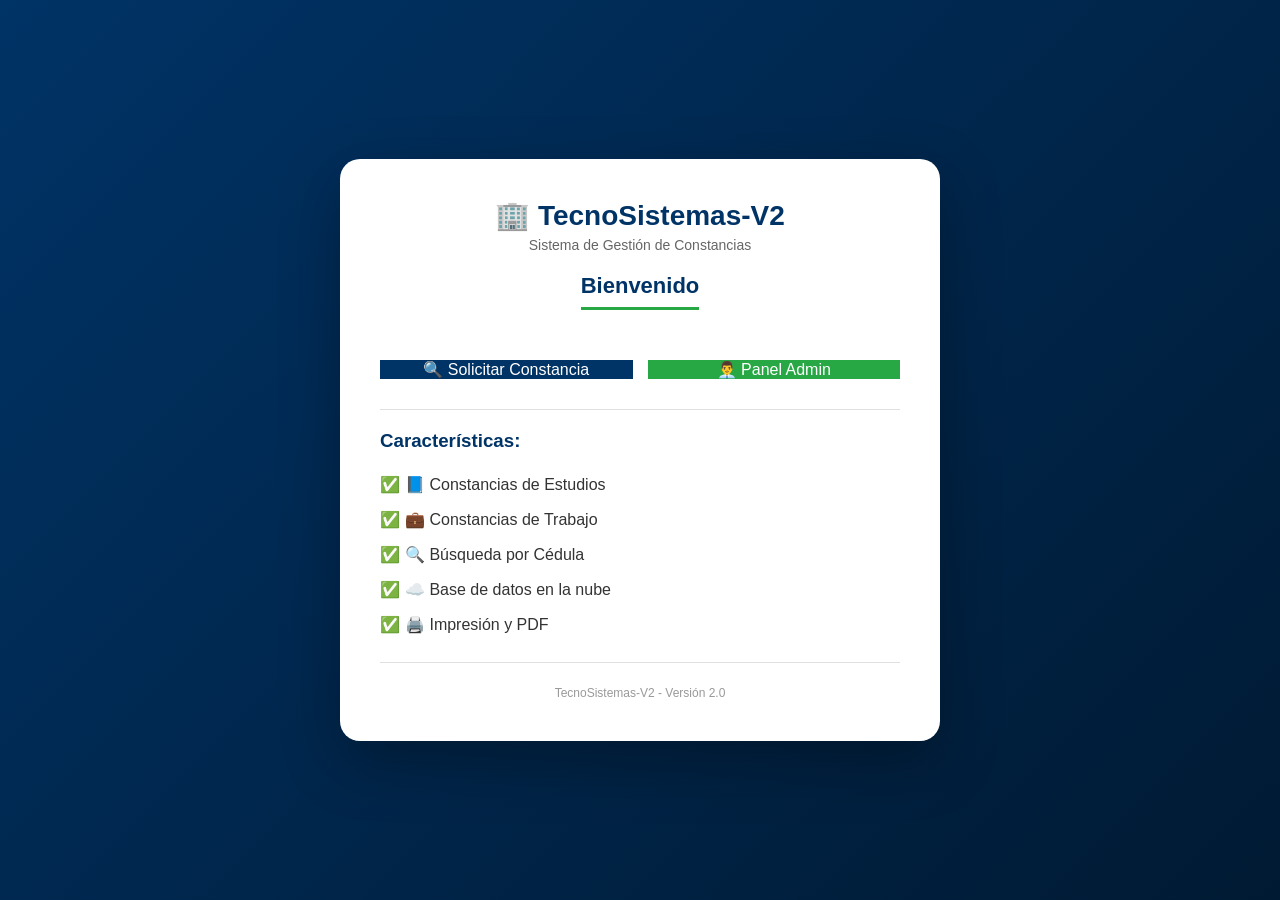
<file: index.html>
<!DOCTYPE html>
<html lang="es">
<head>
    <meta charset="UTF-8">
    <meta name="viewport" content="width=device-width, initial-scale=1.0">
    <title>TecnoSistemas-V2 | Inicio</title>
    <link rel="stylesheet" href="css/estilos.css">
    <style>
        .welcome-card { max-width: 600px; }
        .btn-group { display: flex; gap: 15px; margin-top: 25px; }
        .btn-group a { flex: 1; text-decoration: none; text-align: center; }
        .features { margin-top: 30px; text-align: left; border-top: 1px solid #e0e0e0; padding-top: 20px; }
        .features h3 { color: #003366; margin-bottom: 15px; }
        .features ul { list-style: none; padding-left: 0; }
        .features li { padding: 8px 0; padding-left: 25px; position: relative; }
        .features li:before { content: "✅"; position: absolute; left: 0; }
    </style>
</head>
<body>
    <div class="card welcome-card">
        <div class="logo">
            <h1>🏢 TecnoSistemas-V2</h1>
            <p>Sistema de Gestión de Constancias</p>
        </div>
        <h2>Bienvenido</h2>
        <div class="btn-group">
            <a href="solicitud.html" class="btn-secondary" style="display: inline-block;">🔍 Solicitar Constancia</a>
            <a href="nominas.html" class="btn-primary" style="display: inline-block;">👨‍💼 Panel Admin</a>
        </div>
        <div class="features">
            <h3>Características:</h3>
            <ul>
                <li>📘 Constancias de Estudios</li>
                <li>💼 Constancias de Trabajo</li>
                <li>🔍 Búsqueda por Cédula</li>
                <li>☁️ Base de datos en la nube</li>
                <li>🖨️ Impresión y PDF</li>
            </ul>
        </div>
        <div class="separator"></div>
        <small class="footer-note">TecnoSistemas-V2 - Versión 2.0</small>
    </div>
</body>
</html>
</file>
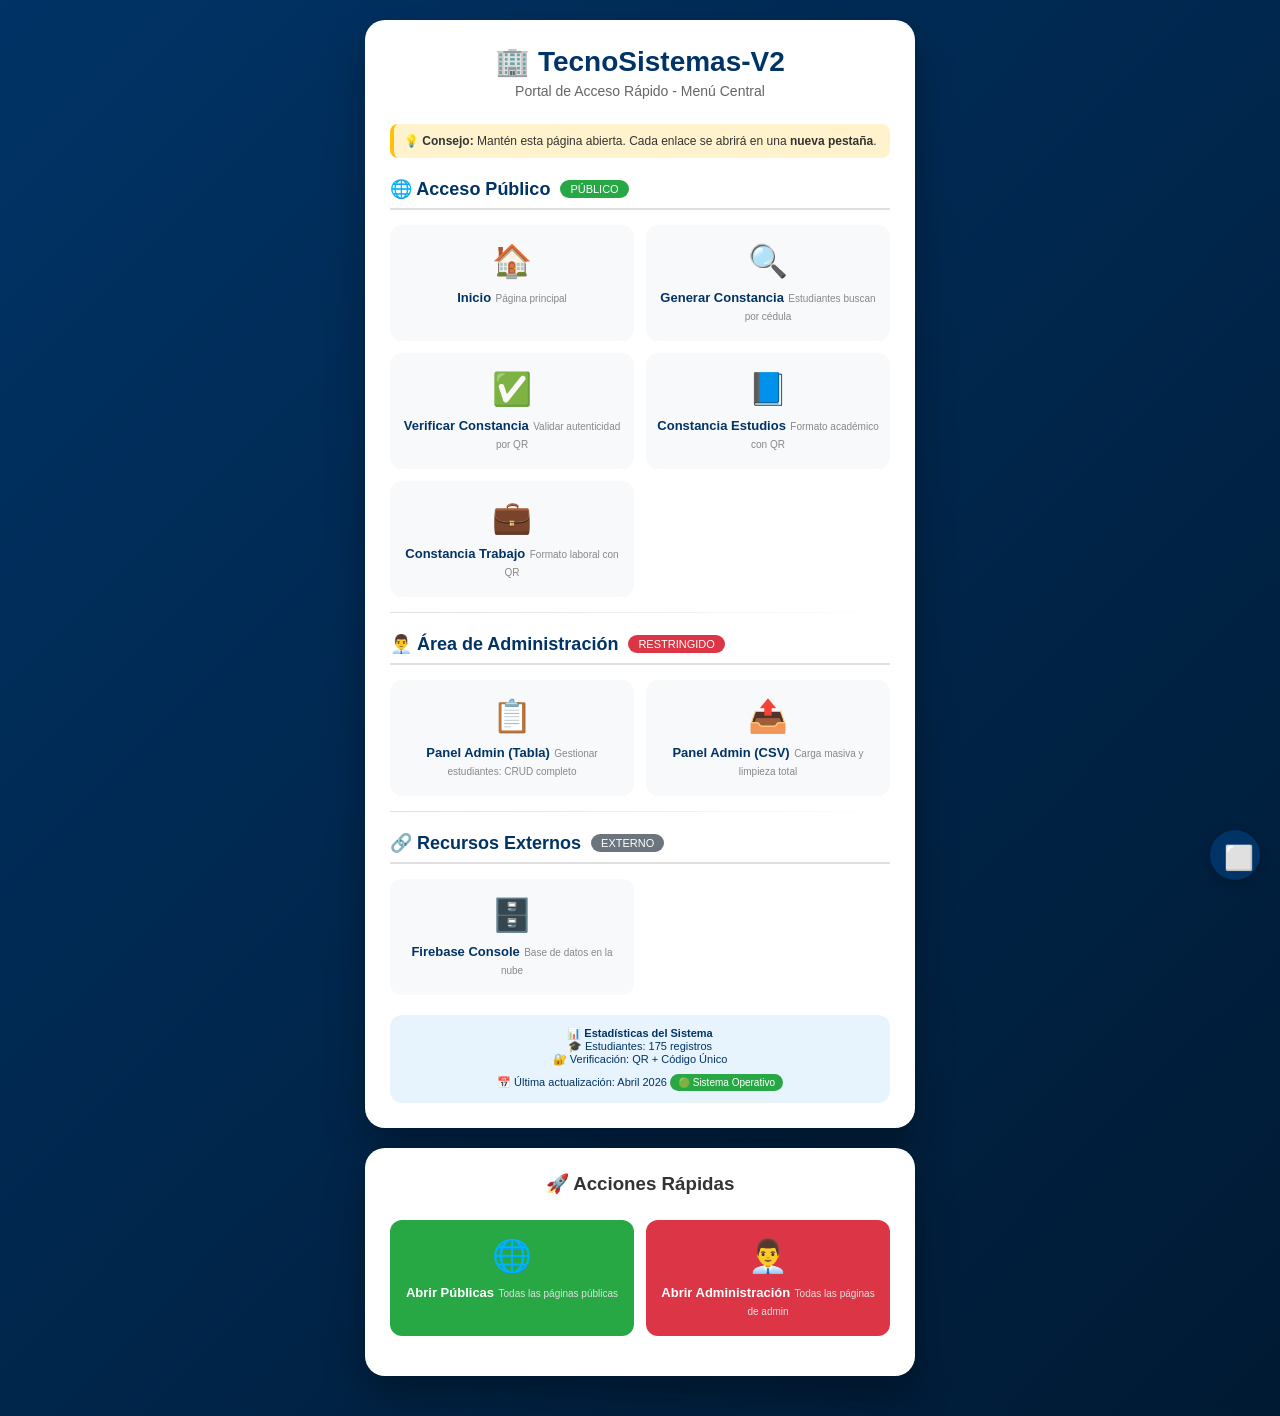
<file: portal.html>
<!DOCTYPE html>
<html lang="es">
<head>
    <meta charset="UTF-8">
    <meta name="viewport" content="width=device-width, initial-scale=1.0">
    <title>Portal - TecnoSistemas-V2</title>
    <link rel="stylesheet" href="css/estilos.css">
    <style>
        body {
            background: linear-gradient(135deg, #003366 0%, #001a33 100%);
            font-family: 'Segoe UI', Tahoma, Geneva, Verdana, sans-serif;
            padding: 20px;
        }
        
        .portal-container {
            max-width: 550px;
            margin: 0 auto;
        }
        
        .portal-card {
            background: white;
            border-radius: 20px;
            padding: 25px;
            margin-bottom: 20px;
            box-shadow: 0 20px 40px rgba(0,0,0,0.3);
            animation: fadeIn 0.5s ease;
        }
        
        .portal-header {
            text-align: center;
            margin-bottom: 25px;
        }
        
        .portal-header h1 {
            color: #003366;
            font-size: 28px;
            margin-bottom: 5px;
        }
        
        .portal-header p {
            color: #666;
            font-size: 14px;
        }
        
        .seccion-titulo {
            display: flex;
            align-items: center;
            gap: 10px;
            margin: 20px 0 15px 0;
            padding-bottom: 8px;
            border-bottom: 2px solid #e0e0e0;
        }
        
        .seccion-titulo h3 {
            color: #003366;
            margin: 0;
            font-size: 18px;
        }
        
        .seccion-titulo .badge {
            font-size: 11px;
            padding: 3px 10px;
            border-radius: 20px;
            color: white;
        }
        
        .badge-publico { background: #28a745; }
        .badge-admin { background: #dc3545; }
        .badge-extra { background: #6c757d; }
        
        .menu-grid {
            display: grid;
            grid-template-columns: repeat(2, 1fr);
            gap: 12px;
            margin: 15px 0;
        }
        
        .menu-item {
            background: #f8f9fa;
            border-radius: 12px;
            padding: 15px 8px;
            text-align: center;
            text-decoration: none;
            transition: all 0.3s ease;
            border: 2px solid transparent;
            cursor: pointer;
            display: block;
        }
        
        .menu-item:hover {
            transform: translateY(-3px);
            border-color: #28a745;
            box-shadow: 0 8px 15px rgba(0,0,0,0.1);
        }
        
        .menu-icon {
            font-size: 32px;
            margin-bottom: 8px;
            display: block;
        }
        
        .menu-title {
            font-size: 13px;
            font-weight: bold;
            color: #003366;
            margin-bottom: 4px;
        }
        
        .menu-desc {
            font-size: 10px;
            color: #888;
        }
        
        .footer-info {
            background: #e8f4fd;
            border-radius: 12px;
            padding: 12px;
            margin-top: 20px;
            font-size: 11px;
            color: #003366;
            text-align: center;
        }
        
        .badge-estado {
            display: inline-block;
            background: #28a745;
            color: white;
            font-size: 10px;
            padding: 3px 8px;
            border-radius: 20px;
            margin-top: 8px;
        }
        
        @keyframes fadeIn {
            from { opacity: 0; transform: translateY(-20px); }
            to { opacity: 1; transform: translateY(0); }
        }
        
        @media (max-width: 500px) {
            .menu-grid { grid-template-columns: 1fr; }
            .portal-card { padding: 20px; }
        }
        
        .btn-minimizar {
            position: fixed;
            bottom: 20px;
            right: 20px;
            background: #003366;
            color: white;
            border: none;
            border-radius: 50%;
            width: 50px;
            height: 50px;
            font-size: 24px;
            cursor: pointer;
            box-shadow: 0 4px 12px rgba(0,0,0,0.2);
            transition: all 0.3s;
            z-index: 1000;
        }
        
        .btn-minimizar:hover {
            background: #28a745;
            transform: scale(1.05);
        }
        
        .instruccion {
            background: #fff3cd;
            border-left: 4px solid #ffc107;
            padding: 10px;
            margin-bottom: 20px;
            border-radius: 8px;
            font-size: 12px;
            text-align: left;
        }
        
        .separador-seccion {
            margin: 15px 0;
            height: 1px;
            background: linear-gradient(to right, #e0e0e0, transparent);
        }
    </style>
</head>
<body>
    <div class="portal-container">
        <div class="portal-card">
            <div class="portal-header">
                <h1>🏢 TecnoSistemas-V2</h1>
                <p>Portal de Acceso Rápido - Menú Central</p>
            </div>
            
            <div class="instruccion">
                💡 <strong>Consejo:</strong> Mantén esta página abierta. Cada enlace se abrirá en una <strong>nueva pestaña</strong>.
            </div>
            
            <!-- ==================== SECCIÓN PÚBLICA ==================== -->
            <div class="seccion-titulo">
                <h3>🌐 Acceso Público</h3>
                <span class="badge badge-publico">PÚBLICO</span>
            </div>
            
            <div class="menu-grid">
                <a href="#" class="menu-item" onclick="abrirEnNuevaPestaña('index.html'); return false;">
                    <span class="menu-icon">🏠</span>
                    <span class="menu-title">Inicio</span>
                    <span class="menu-desc">Página principal</span>
                </a>
                
                <a href="#" class="menu-item" onclick="abrirEnNuevaPestaña('solicitud.html'); return false;">
                    <span class="menu-icon">🔍</span>
                    <span class="menu-title">Generar Constancia</span>
                    <span class="menu-desc">Estudiantes buscan por cédula</span>
                </a>
                
                <a href="#" class="menu-item" onclick="abrirEnNuevaPestaña('verificar.html'); return false;">
                    <span class="menu-icon">✅</span>
                    <span class="menu-title">Verificar Constancia</span>
                    <span class="menu-desc">Validar autenticidad por QR</span>
                </a>
                
                <a href="#" class="menu-item" onclick="abrirEnNuevaPestaña('formatos/constancia-estudios.html'); return false;">
                    <span class="menu-icon">📘</span>
                    <span class="menu-title">Constancia Estudios</span>
                    <span class="menu-desc">Formato académico con QR</span>
                </a>
                
                <a href="#" class="menu-item" onclick="abrirEnNuevaPestaña('formatos/constancia-trabajo.html'); return false;">
                    <span class="menu-icon">💼</span>
                    <span class="menu-title">Constancia Trabajo</span>
                    <span class="menu-desc">Formato laboral con QR</span>
                </a>
            </div>
            
            <div class="separador-seccion"></div>
            
            <!-- ==================== SECCIÓN ADMINISTRADOR ==================== -->
            <div class="seccion-titulo">
                <h3>👨‍💼 Área de Administración</h3>
                <span class="badge badge-admin">RESTRINGIDO</span>
            </div>
            
            <div class="menu-grid">
                <!-- Panel Admin Tabla (CRUD) -->
                <a href="#" class="menu-item" onclick="abrirEnNuevaPestaña('admin-lista.html'); return false;">
                    <span class="menu-icon">📋</span>
                    <span class="menu-title">Panel Admin (Tabla)</span>
                    <span class="menu-desc">Gestionar estudiantes: CRUD completo</span>
                </a>
                
                <!-- Panel Admin CSV -->
                <a href="#" class="menu-item" onclick="abrirEnNuevaPestaña('nominas.html'); return false;">
                    <span class="menu-icon">📤</span>
                    <span class="menu-title">Panel Admin (CSV)</span>
                    <span class="menu-desc">Carga masiva y limpieza total</span>
                </a>
            </div>
            
            <div class="separador-seccion"></div>
            
            <!-- ==================== SECCIÓN EXTERNA ==================== -->
            <div class="seccion-titulo">
                <h3>🔗 Recursos Externos</h3>
                <span class="badge badge-extra">EXTERNO</span>
            </div>
            
            <div class="menu-grid">
                <a href="#" class="menu-item" onclick="abrirEnNuevaPestaña('https://console.firebase.google.com/u/0/project/tecnosistemas-v/firestore/databases/-default-/data/~2Festudiantes'); return false;">
                    <span class="menu-icon">🗄️</span>
                    <span class="menu-title">Firebase Console</span>
                    <span class="menu-desc">Base de datos en la nube</span>
                </a>
            </div>
            
            <div class="footer-info">
                <strong>📊 Estadísticas del Sistema</strong><br>
                🎓 Estudiantes: 175 registros<br>
                🔐 Verificación: QR + Código Único<br>
                📅 Última actualización: Abril 2026
                <div class="badge-estado">🟢 Sistema Operativo</div>
            </div>
        </div>
        
        <div class="portal-card">
            <div class="portal-header">
                <h3>🚀 Acciones Rápidas</h3>
            </div>
            
            <div class="menu-grid" style="grid-template-columns: 1fr 1fr;">
                <a href="#" class="menu-item" onclick="abrirTodasPublicas(); return false;" style="background: #28a745; color: white;">
                    <span class="menu-icon">🌐</span>
                    <span class="menu-title" style="color: white;">Abrir Públicas</span>
                    <span class="menu-desc" style="color: #e0e0e0;">Todas las páginas públicas</span>
                </a>
                <a href="#" class="menu-item" onclick="abrirTodasAdmin(); return false;" style="background: #dc3545; color: white;">
                    <span class="menu-icon">👨‍💼</span>
                    <span class="menu-title" style="color: white;">Abrir Administración</span>
                    <span class="menu-desc" style="color: #e0e0e0;">Todas las páginas de admin</span>
                </a>
            </div>
        </div>
    </div>
    
    <button class="btn-minimizar" onclick="minimizarPortal()" title="Minimizar portal">⬜</button>
    
    <script>
        function abrirEnNuevaPestaña(url) {
            window.open(url, '_blank');
            return false;
        }
        
        function abrirTodasPublicas() {
            const urls = ['index.html', 'solicitud.html', 'verificar.html', 'formatos/constancia-estudios.html', 'formatos/constancia-trabajo.html'];
            urls.forEach(url => window.open(url, '_blank'));
            alert('🌐 Se abrieron todas las páginas públicas');
        }
        
        function abrirTodasAdmin() {
            const urls = ['admin-lista.html', 'nominas.html'];
            urls.forEach(url => window.open(url, '_blank'));
            alert('👨‍💼 Se abrieron las páginas de administración');
        }
        
        function minimizarPortal() {
            let miniPortal = document.getElementById('mini-portal');
            if (!miniPortal) {
                miniPortal = document.createElement('div');
                miniPortal.id = 'mini-portal';
                miniPortal.innerHTML = `
                    <div style="position: fixed; bottom: 20px; right: 80px; background: #003366; color: white; border-radius: 50px; padding: 8px 15px; display: flex; gap: 12px; z-index: 1000; box-shadow: 0 4px 12px rgba(0,0,0,0.3);">
                        <span style="font-size: 11px; color: #aaa;">PÚBLICO:</span>
                        <a href="#" onclick="abrirEnNuevaPestaña('index.html'); return false;" style="color: white; text-decoration: none;">🏠</a>
                        <a href="#" onclick="abrirEnNuevaPestaña('solicitud.html'); return false;" style="color: white; text-decoration: none;">🔍</a>
                        <a href="#" onclick="abrirEnNuevaPestaña('verificar.html'); return false;" style="color: white; text-decoration: none;">✅</a>
                        <span style="color: #aaa;">|</span>
                        <span style="font-size: 11px; color: #ff9999;">ADMIN:</span>
                        <a href="#" onclick="abrirEnNuevaPestaña('admin-lista.html'); return false;" style="color: #ff9999; text-decoration: none;">📋</a>
                        <a href="#" onclick="abrirEnNuevaPestaña('nominas.html'); return false;" style="color: #ff9999; text-decoration: none;">📤</a>
                        <a href="#" onclick="restaurarPortal(); return false;" style="color: #28a745; text-decoration: none;">🗂️</a>
                    </div>
                `;
                document.body.appendChild(miniPortal);
                document.querySelector('.portal-container').style.display = 'none';
                this.style.display = 'none';
            }
        }
        
        function restaurarPortal() {
            const miniPortal = document.getElementById('mini-portal');
            if (miniPortal) {
                miniPortal.remove();
                document.querySelector('.portal-container').style.display = 'block';
                const btnMinimizar = document.querySelector('.btn-minimizar');
                if (btnMinimizar) btnMinimizar.style.display = 'block';
            }
        }
        
        window.abrirEnNuevaPestaña = abrirEnNuevaPestaña;
        window.abrirTodasPublicas = abrirTodasPublicas;
        window.abrirTodasAdmin = abrirTodasAdmin;
        window.minimizarPortal = minimizarPortal;
        window.restaurarPortal = restaurarPortal;
    </script>
</body>
</html>
</file>
<file: css/estilos.css>
* {
    margin: 0;
    padding: 0;
    box-sizing: border-box;
}

body {
    font-family: 'Segoe UI', Tahoma, Geneva, Verdana, sans-serif;
    background: linear-gradient(135deg, #003366 0%, #001a33 100%);
    color: #333;
    margin: 0;
    display: flex;
    justify-content: center;
    align-items: center;
    min-height: 100vh;
    padding: 20px;
}

.card {
    background: white;
    padding: 40px;
    border-radius: 20px;
    box-shadow: 0 20px 60px rgba(0,0,0,0.3);
    text-align: center;
    width: 100%;
    max-width: 450px;
    animation: fadeIn 0.5s ease;
}

@keyframes fadeIn {
    from {
        opacity: 0;
        transform: translateY(-20px);
    }
    to {
        opacity: 1;
        transform: translateY(0);
    }
}

.logo h1 {
    color: #003366;
    margin-bottom: 5px;
    font-size: 28px;
}

.logo p {
    color: #666;
    font-size: 14px;
    margin-bottom: 20px;
}

h2 {
    color: #003366;
    margin-top: 0;
    margin-bottom: 25px;
    font-size: 22px;
    border-bottom: 3px solid #28a745;
    display: inline-block;
    padding-bottom: 8px;
}

input, select {
    width: 100%;
    padding: 14px;
    margin: 12px 0;
    border: 2px solid #e0e0e0;
    border-radius: 10px;
    box-sizing: border-box;
    font-size: 16px;
    transition: all 0.3s;
}

input:focus, select:focus {
    outline: none;
    border-color: #28a745;
    box-shadow: 0 0 8px rgba(40,167,69,0.3);
}

button {
    width: 100%;
    padding: 14px;
    border: none;
    border-radius: 10px;
    cursor: pointer;
    font-weight: bold;
    font-size: 16px;
    transition: all 0.3s;
    margin-top: 10px;
}

.btn-primary {
    background: #28a745;
    color: white;
}

.btn-primary:hover {
    background: #218838;
    transform: translateY(-2px);
    box-shadow: 0 5px 15px rgba(40,167,69,0.4);
}

.btn-secondary {
    background: #003366;
    color: white;
}

.btn-secondary:hover {
    background: #002244;
    transform: translateY(-2px);
    box-shadow: 0 5px 15px rgba(0,51,102,0.4);
}

.btn-danger {
    background: #dc3545;
    color: white;
}

.btn-danger:hover {
    background: #c82333;
    transform: translateY(-2px);
}

.btn-link {
    display: inline-block;
    margin-top: 15px;
    color: #003366;
    text-decoration: none;
    font-weight: bold;
    margin-right: 10px;
}

.btn-link:hover {
    text-decoration: underline;
    color: #28a745;
}

.info-box {
    background: #e8f4fd;
    padding: 12px;
    border-radius: 10px;
    margin: 15px 0;
    font-size: 13px;
}

.separator {
    height: 1px;
    background: #e0e0e0;
    margin: 20px 0;
}

.footer-note {
    color: #999;
    font-size: 12px;
}

button:active {
    transform: translateY(0);
}
</file>
